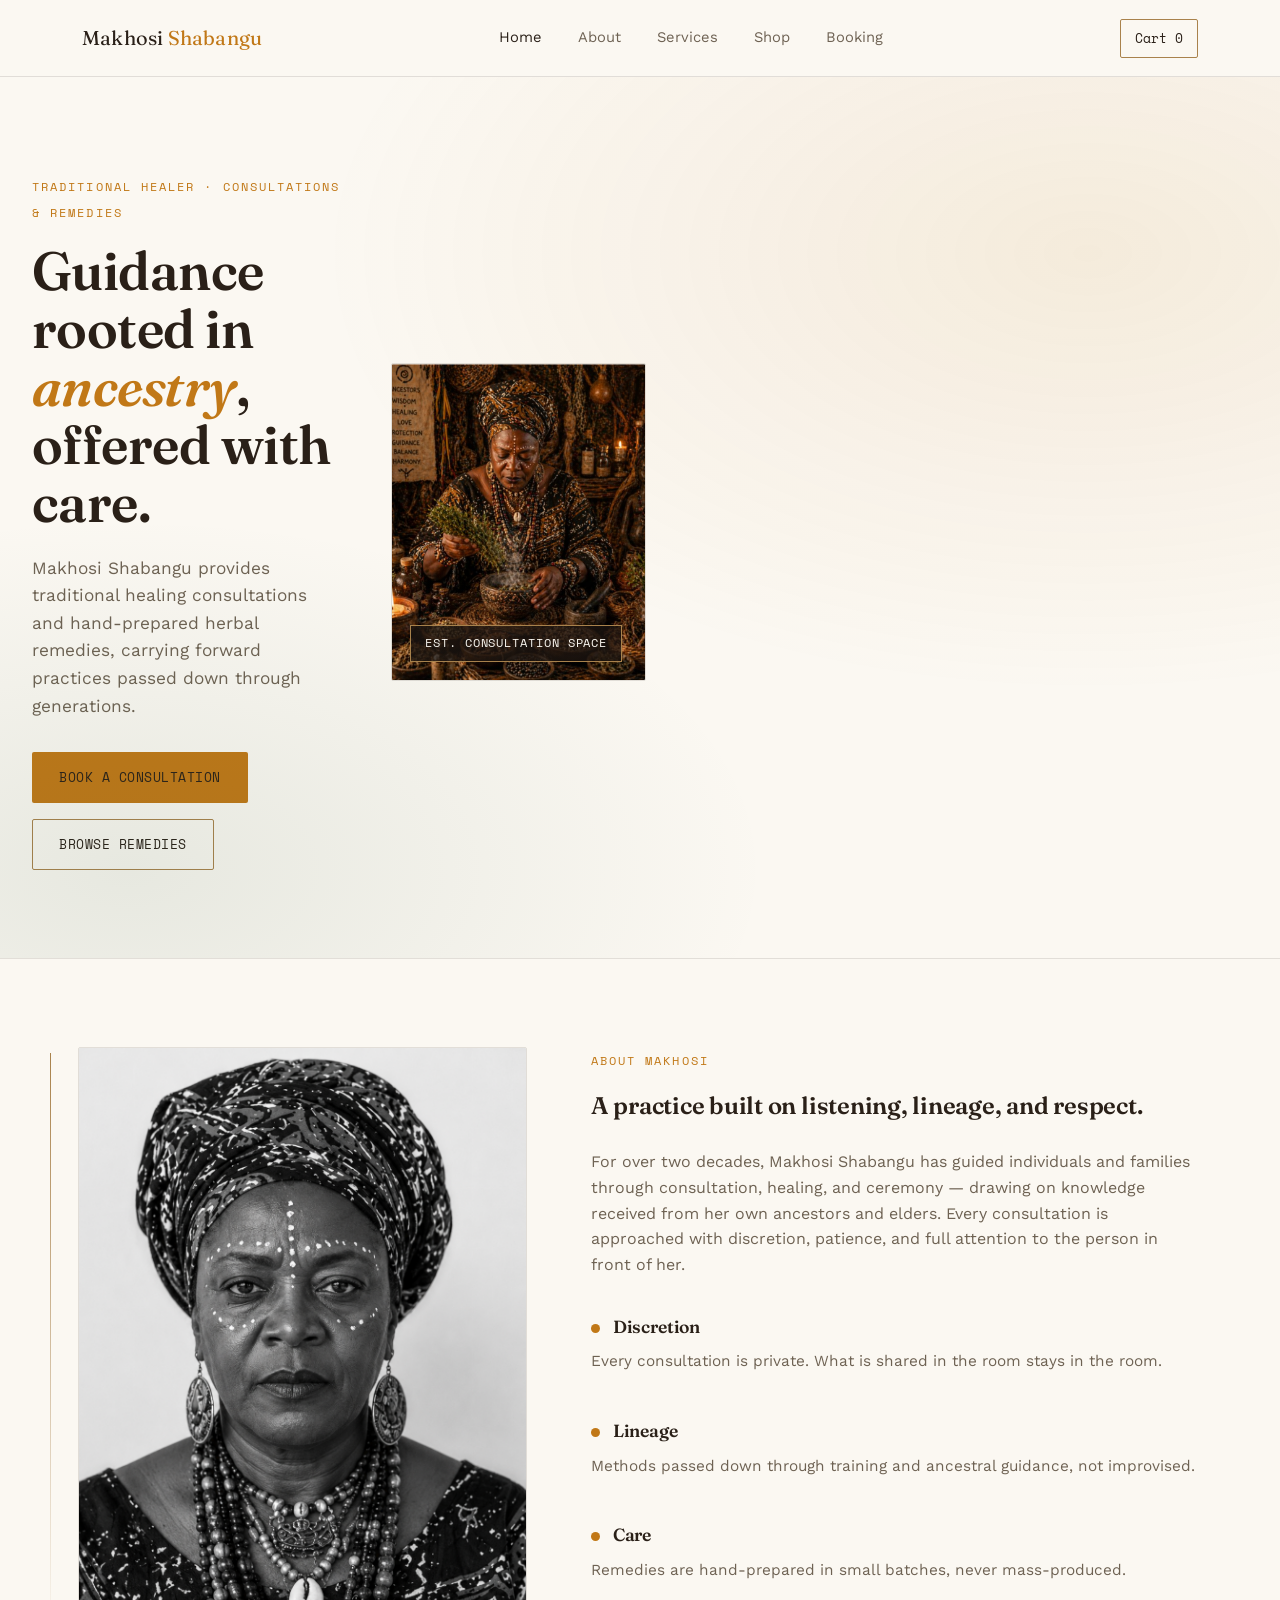
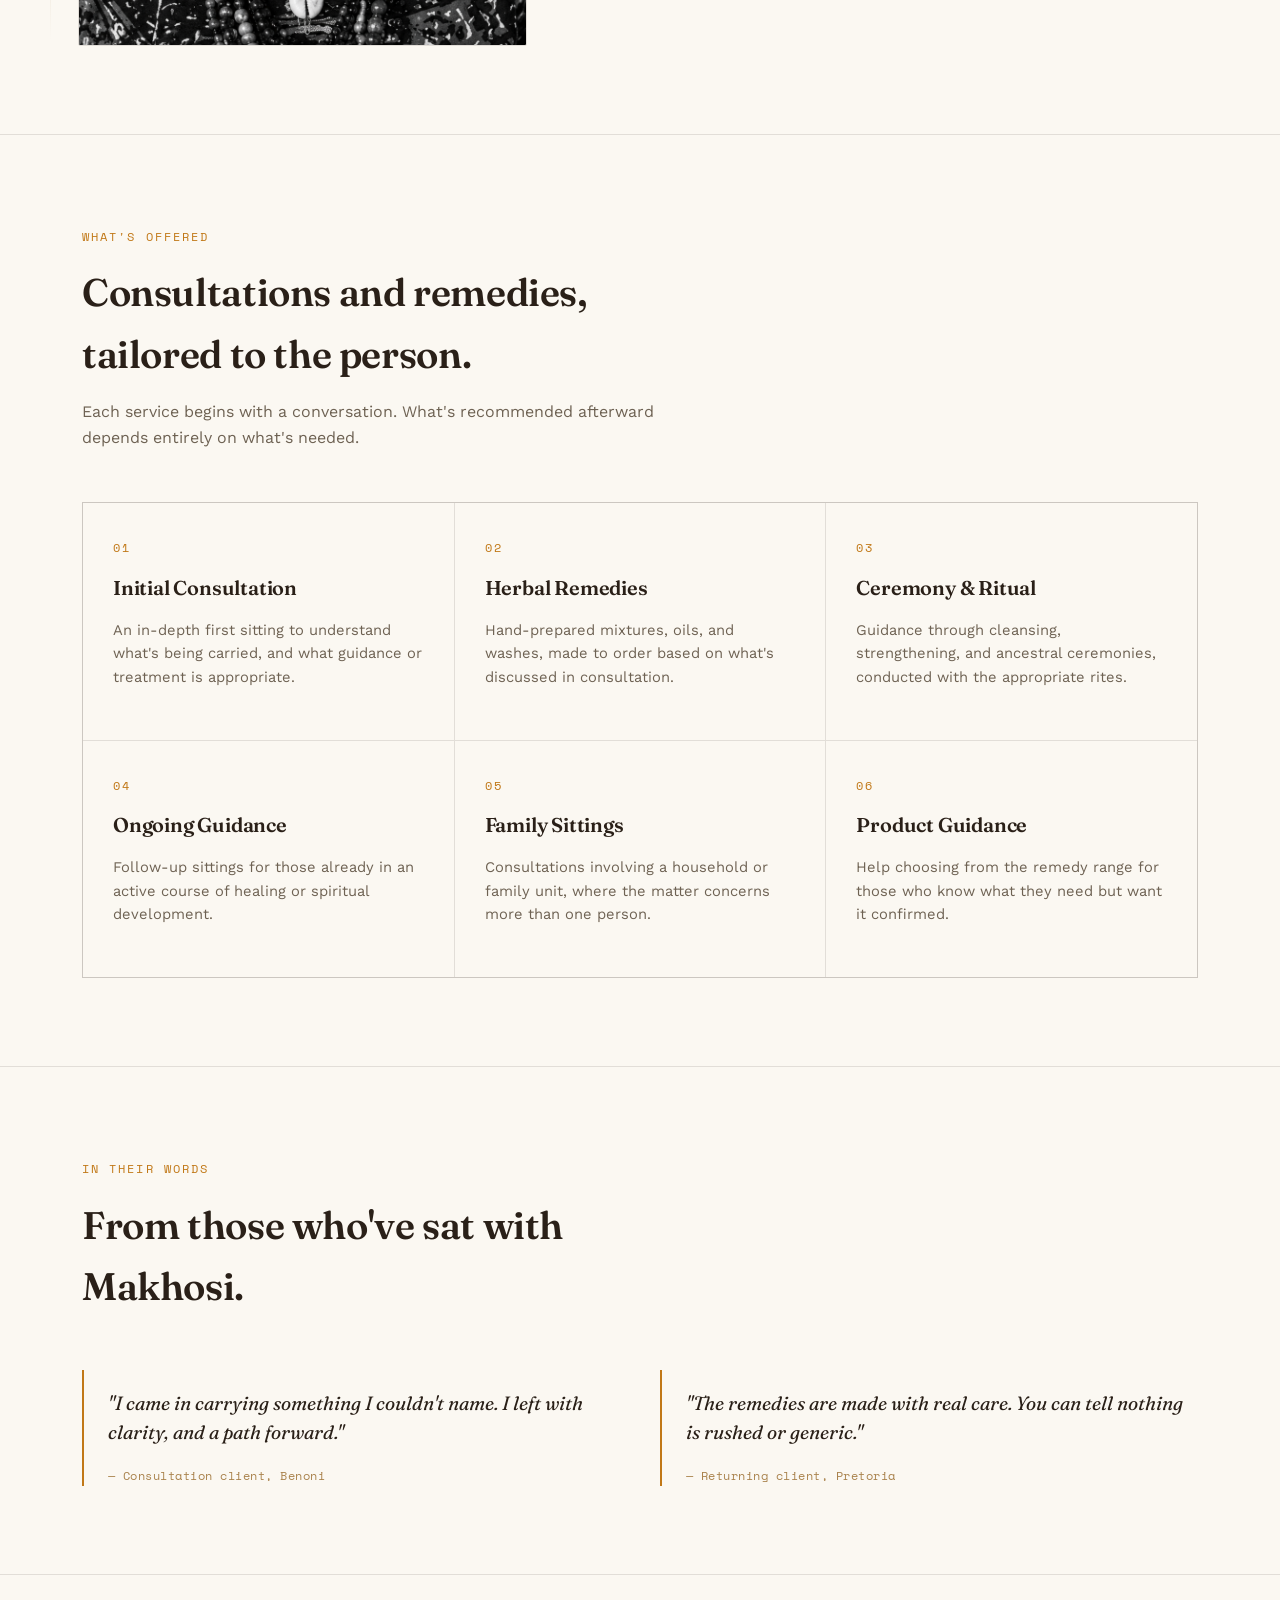
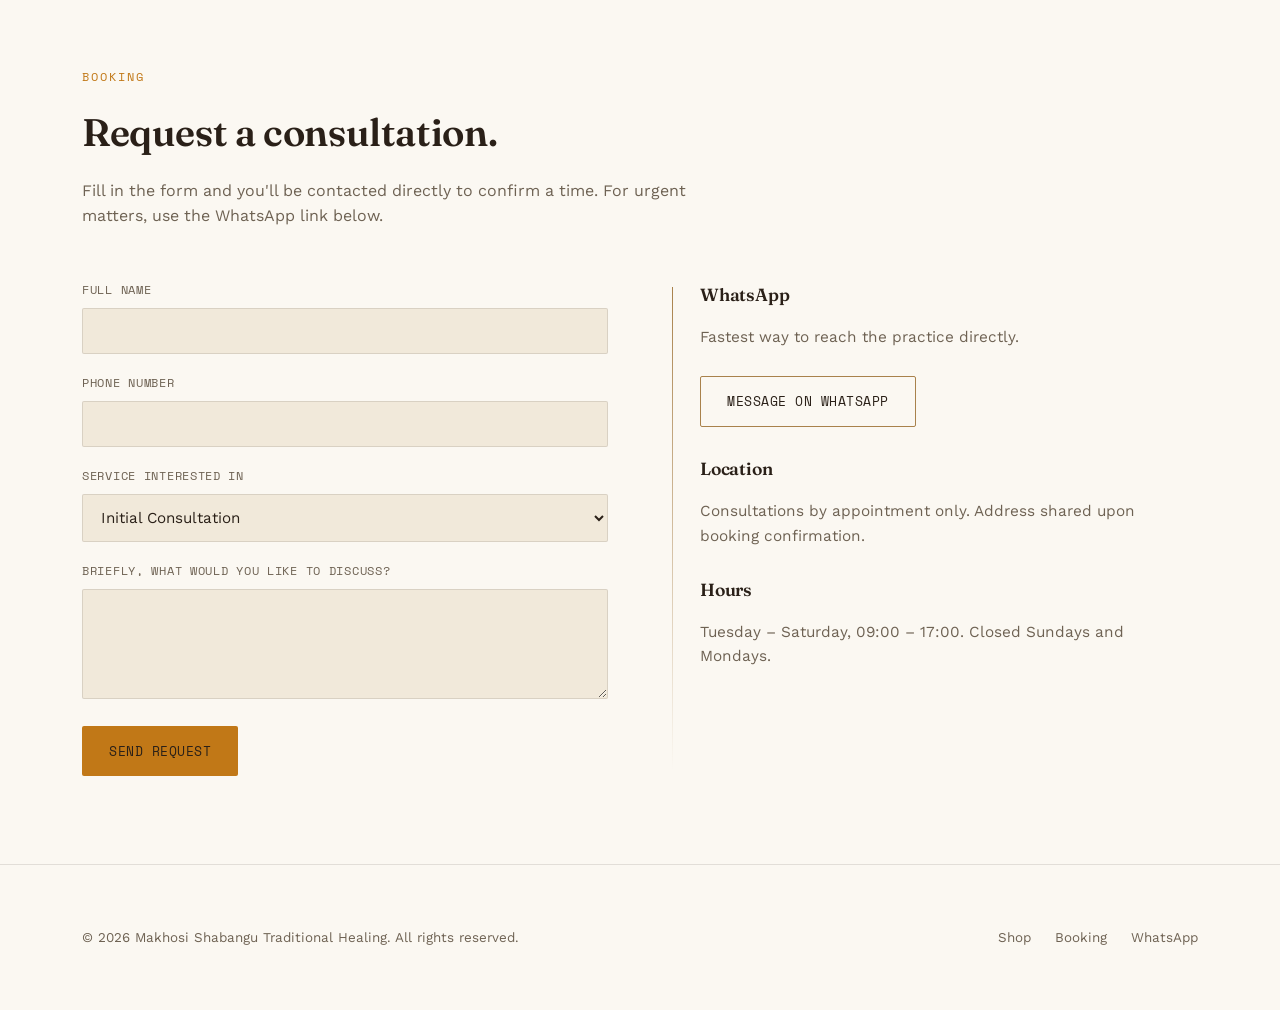
<file: index.html>
<!DOCTYPE html>
<html lang="en">

<head>
  <meta charset="UTF-8">
  <meta name="viewport" content="width=device-width, initial-scale=1.0">
  <title>Makhosi Shabangu — Traditional Healing &amp; Wellness</title>
  <meta name="description"
    content="Makhosi Shabangu offers traditional healing consultations and authentic herbal products, rooted in ancestral practice and offered with care.">
  <link rel="preconnect" href="https://fonts.googleapis.com">
  <link
    href="https://fonts.googleapis.com/css2?family=Fraunces:ital,wght@0,500;0,600;1,500&family=Work+Sans:wght@400;500;600&family=Space+Mono:wght@400;700&display=swap"
    rel="stylesheet">
  <link rel="stylesheet" href="css/style.css">
</head>

<body>

  <header class="site-header">
    <div class="wrap">
      <a href="index.html" class="brand">Makhosi <span>Shabangu</span></a>
      <nav class="nav-links">
        <a href="index.html" class="active">Home</a>
        <a href="index.html#about">About</a>
        <a href="index.html#services">Services</a>
        <a href="products.html">Shop</a>
        <a href="index.html#contact">Booking</a>
      </nav>
      <div style="display:flex; align-items:center; gap:16px;">
        <a href="products.html" class="nav-cart">
          <span>Cart</span>
          <span id="cart-count">0</span>
        </a>
        <button class="nav-toggle" id="navToggle" aria-label="Open menu">&#9776;</button>
      </div>
    </div>
  </header>

  <section class="hero">
    <div class="wrap" style="display:grid; grid-template-columns:1.1fr 0.9fr; gap:48px; align-items:center;">
      <div class="hero-copy">
        <span class="eyebrow">Traditional Healer · Consultations &amp; Remedies</span>
        <h1>Guidance rooted in <em>ancestry</em>, offered with care.</h1>
        <p>Makhosi Shabangu provides traditional healing consultations and hand-prepared herbal remedies, carrying
          forward practices passed down through generations.</p>
        <div class="hero-actions">
          <a href="index.html#contact" class="btn btn-primary">Book a Consultation</a>
          <a href="products.html" class="btn btn-outline">Browse Remedies</a>
        </div>
      </div>
      <div class="hero-media">
        <img src="images/hero3.png"
          alt="Portrait placeholder — replace with a respectful photo of Makhosi Shabangu in her consultation space">
        <div class="hero-media-tag">Est. consultation space</div>
      </div>
    </div>
  </section>

  <section id="about">
    <div class="wrap about-grid thread">
      <div class="about-portrait">
        <img src="images/about.png"
          alt="Portrait placeholder — replace with a formal photo of Makhosi Shabangu">
      </div>
      <div>
        <span class="eyebrow">About Makhosi</span>
        <h2 style="margin-top:14px; margin-bottom:24px;">A practice built on listening, lineage, and respect.</h2>
        <p style="color:var(--ivory-dim); margin-bottom:36px; max-width:60ch;">
          For over two decades, Makhosi Shabangu has guided individuals and families through consultation, healing, and
          ceremony — drawing on knowledge received from her own ancestors and elders. Every consultation is approached
          with discretion, patience, and full attention to the person in front of her.
        </p>
        <div class="values-list">
          <div class="value-item">
            <div class="thread-bead" style="position:static; display:inline-block; margin-right:8px;"></div>
            <h3 style="display:inline;">Discretion</h3>
            <p style="margin-top:8px;">Every consultation is private. What is shared in the room stays in the room.</p>
          </div>
          <div class="value-item">
            <div class="thread-bead" style="position:static; display:inline-block; margin-right:8px;"></div>
            <h3 style="display:inline;">Lineage</h3>
            <p style="margin-top:8px;">Methods passed down through training and ancestral guidance, not improvised.</p>
          </div>
          <div class="value-item">
            <div class="thread-bead" style="position:static; display:inline-block; margin-right:8px;"></div>
            <h3 style="display:inline;">Care</h3>
            <p style="margin-top:8px;">Remedies are hand-prepared in small batches, never mass-produced.</p>
          </div>
        </div>
      </div>
    </div>
  </section>

  <section id="services">
    <div class="wrap">
      <div class="section-head">
        <span class="eyebrow">What's Offered</span>
        <h2>Consultations and remedies, tailored to the person.</h2>
        <p>Each service begins with a conversation. What's recommended afterward depends entirely on what's needed.</p>
      </div>
    </div>
    <div class="wrap">
      <div class="services-grid">
        <div class="service-card">
          <span class="eyebrow">01</span>
          <h3>Initial Consultation</h3>
          <p>An in-depth first sitting to understand what's being carried, and what guidance or treatment is
            appropriate.</p>
        </div>
        <div class="service-card">
          <span class="eyebrow">02</span>
          <h3>Herbal Remedies</h3>
          <p>Hand-prepared mixtures, oils, and washes, made to order based on what's discussed in consultation.</p>
        </div>
        <div class="service-card">
          <span class="eyebrow">03</span>
          <h3>Ceremony &amp; Ritual</h3>
          <p>Guidance through cleansing, strengthening, and ancestral ceremonies, conducted with the appropriate rites.
          </p>
        </div>
        <div class="service-card">
          <span class="eyebrow">04</span>
          <h3>Ongoing Guidance</h3>
          <p>Follow-up sittings for those already in an active course of healing or spiritual development.</p>
        </div>
        <div class="service-card">
          <span class="eyebrow">05</span>
          <h3>Family Sittings</h3>
          <p>Consultations involving a household or family unit, where the matter concerns more than one person.</p>
        </div>
        <div class="service-card">
          <span class="eyebrow">06</span>
          <h3>Product Guidance</h3>
          <p>Help choosing from the remedy range for those who know what they need but want it confirmed.</p>
        </div>
      </div>
    </div>
  </section>

  <section>
    <div class="wrap">
      <div class="section-head">
        <span class="eyebrow">In Their Words</span>
        <h2>From those who've sat with Makhosi.</h2>
      </div>
      <div class="testimonial-row">
        <div class="testimonial">
          <p>"I came in carrying something I couldn't name. I left with clarity, and a path forward."</p>
          <cite>— Consultation client, Benoni</cite>
        </div>
        <div class="testimonial">
          <p>"The remedies are made with real care. You can tell nothing is rushed or generic."</p>
          <cite>— Returning client, Pretoria</cite>
        </div>
      </div>
    </div>
  </section>

  <section id="contact">
    <div class="wrap">
      <div class="section-head">
        <span class="eyebrow">Booking</span>
        <h2>Request a consultation.</h2>
        <p>Fill in the form and you'll be contacted directly to confirm a time. For urgent matters, use the WhatsApp
          link below.</p>
      </div>
      <div class="contact-grid">
        <form id="bookingForm">
          <div class="form-field">
            <label for="name">Full name</label>
            <input type="text" id="name" name="name" required>
          </div>
          <div class="form-field">
            <label for="phone">Phone number</label>
            <input type="tel" id="phone" name="phone" required>
          </div>
          <div class="form-field">
            <label for="service">Service interested in</label>
            <select id="service" name="service">
              <option>Initial Consultation</option>
              <option>Herbal Remedies</option>
              <option>Ceremony &amp; Ritual</option>
              <option>Ongoing Guidance</option>
              <option>Family Sitting</option>
              <option>Other</option>
            </select>
          </div>
          <div class="form-field">
            <label for="message">Briefly, what would you like to discuss?</label>
            <textarea id="message" name="message"></textarea>
          </div>
          <button type="submit" class="btn btn-primary">Send Request</button>
        </form>
        <div class="contact-info thread">
          <div class="value-item">
            <h3>WhatsApp</h3>
            <p>Fastest way to reach the practice directly.</p>
            <a href="https://wa.me/27000000000" class="btn btn-outline" style="margin-top:12px;">Message on WhatsApp</a>
          </div>
          <div class="value-item">
            <h3>Location</h3>
            <p>Consultations by appointment only. Address shared upon booking confirmation.</p>
          </div>
          <div class="value-item">
            <h3>Hours</h3>
            <p>Tuesday – Saturday, 09:00 – 17:00. Closed Sundays and Mondays.</p>
          </div>
        </div>
      </div>
    </div>
  </section>

  <footer>
    <div class="wrap footer-row">
      <p>&copy; <span id="year"></span> Makhosi Shabangu Traditional Healing. All rights reserved.</p>
      <div class="footer-links">
        <a href="products.html">Shop</a>
        <a href="index.html#contact">Booking</a>
        <a href="https://wa.me/27000000000">WhatsApp</a>
      </div>
    </div>
  </footer>

  <div class="cart-overlay" id="cartOverlay"></div>
  <aside class="cart-drawer" id="cartDrawer">
    <div class="cart-head">
      <h3 style="font-size:1.1rem;">Your Order</h3>
      <button class="cart-close" id="cartClose" aria-label="Close cart">&times;</button>
    </div>
    <div class="cart-items" id="cartItems"></div>
    <div class="cart-footer">
      <div class="cart-total">
        <span>Total</span>
        <span id="cartTotal">R0.00</span>
      </div>
      <p class="cart-note">Checkout uses a demo payment form — no real payment is processed. You'll confirm the order
        via WhatsApp afterward.</p>
      <button class="btn btn-primary" style="width:100%; justify-content:center;" id="checkoutBtn">Checkout via
        WhatsApp</button>
    </div>
  </aside>

  <script src="js/cart.js"></script>
  <script src="js/main.js"></script>
</body>

</html>
</file>
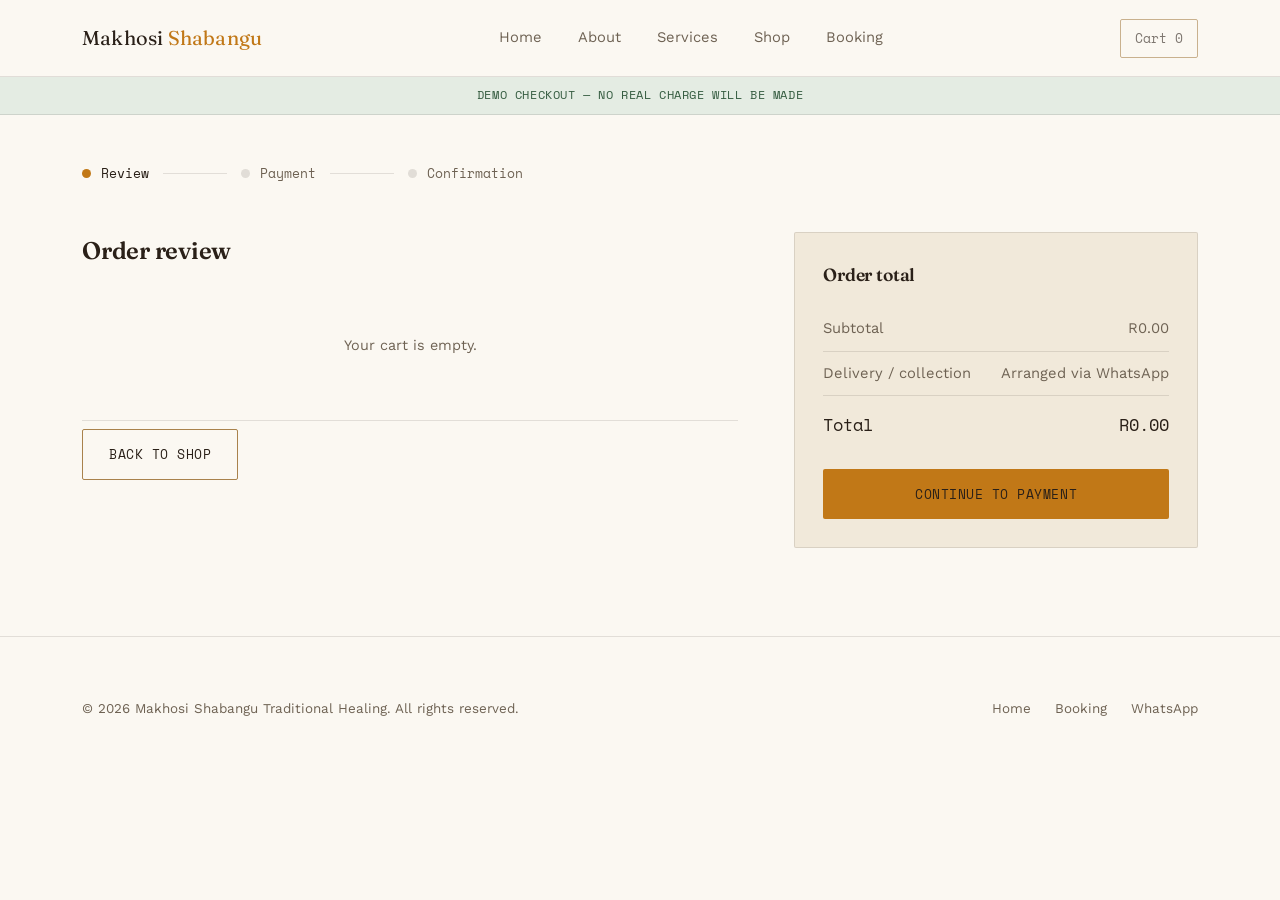
<file: checkout.html>
<!DOCTYPE html>
<html lang="en">
<head>
<meta charset="UTF-8">
<meta name="viewport" content="width=device-width, initial-scale=1.0">
<title>Checkout — Makhosi Shabangu</title>
<meta name="description" content="Review your order and complete checkout.">
<link rel="preconnect" href="https://fonts.googleapis.com">
<link href="https://fonts.googleapis.com/css2?family=Fraunces:ital,wght@0,500;0,600;1,500&family=Work+Sans:wght@400;500;600&family=Space+Mono:wght@400;700&display=swap" rel="stylesheet">
<link rel="stylesheet" href="css/style.css">
</head>
<body>

<header class="site-header">
  <div class="wrap">
    <a href="index.html" class="brand">Makhosi <span>Shabangu</span></a>
    <nav class="nav-links">
      <a href="index.html">Home</a>
      <a href="index.html#about">About</a>
      <a href="index.html#services">Services</a>
      <a href="products.html">Shop</a>
      <a href="index.html#contact">Booking</a>
    </nav>
    <div style="display:flex; align-items:center; gap:16px;">
      <span class="nav-cart" style="opacity:0.6; cursor:default;">
        <span>Cart</span>
        <span id="cart-count">0</span>
      </span>
    </div>
  </div>
</header>

<div class="demo-badge">Demo checkout — no real charge will be made</div>

<section style="padding-top:48px;">
  <div class="wrap">

    <div class="checkout-stepper" id="stepper">
      <div class="step-item active" data-step="1">
        <span class="step-bead"></span>
        <span>Review</span>
      </div>
      <div class="step-rule"></div>
      <div class="step-item" data-step="2">
        <span class="step-bead"></span>
        <span>Payment</span>
      </div>
      <div class="step-rule"></div>
      <div class="step-item" data-step="3">
        <span class="step-bead"></span>
        <span>Confirmation</span>
      </div>
    </div>

    <!-- STEP 1: REVIEW -->
    <div class="checkout-panel" id="panel-1">
      <div class="checkout-grid">
        <div>
          <h2 style="font-size:1.5rem; margin-bottom:24px;">Order review</h2>
          <div id="reviewItems" class="review-items"></div>
          <a href="products.html" id="emptyCartLink" class="btn btn-outline" style="display:none; margin-top:8px;">Back to shop</a>
        </div>
        <aside class="checkout-summary">
          <h3 style="font-size:1.1rem; margin-bottom:18px;">Order total</h3>
          <div class="summary-row"><span>Subtotal</span><span id="summarySubtotal">R0.00</span></div>
          <div class="summary-row"><span>Delivery / collection</span><span>Arranged via WhatsApp</span></div>
          <div class="summary-row summary-total"><span>Total</span><span id="summaryTotal">R0.00</span></div>
          <button class="btn btn-primary" style="width:100%; justify-content:center; margin-top:20px;" id="toPaymentBtn">Continue to Payment</button>
        </aside>
      </div>
    </div>

    <!-- STEP 2: PAYMENT -->
    <div class="checkout-panel" id="panel-2" style="display:none;">
      <div class="checkout-grid">
        <div>
          <h2 style="font-size:1.5rem; margin-bottom:8px;">Payment details</h2>
          <p style="color:var(--ivory-dim); font-size:0.88rem; margin-bottom:28px;">This is a demo payment form. No card network is contacted and nothing is charged — do not enter a real card number.</p>

          <form id="paymentForm">
            <div class="form-field">
              <label for="cardName">Name on card</label>
              <input type="text" id="cardName" required placeholder="As it appears on the card">
            </div>
            <div class="form-field">
              <label for="cardNumber">Card number</label>
              <div class="card-number-wrap">
                <input type="text" id="cardNumber" inputmode="numeric" required placeholder="0000 0000 0000 0000" maxlength="19">
                <svg class="card-icon" width="34" height="22" viewBox="0 0 34 22" fill="none" xmlns="http://www.w3.org/2000/svg">
                  <rect x="0.5" y="0.5" width="33" height="21" rx="3" stroke="var(--brass)"/>
                  <rect x="0.5" y="5" width="33" height="4" fill="var(--brass)" opacity="0.5"/>
                </svg>
              </div>
            </div>
            <div style="display:grid; grid-template-columns:1fr 1fr; gap:20px;">
              <div class="form-field">
                <label for="cardExpiry">Expiry</label>
                <input type="text" id="cardExpiry" inputmode="numeric" required placeholder="MM/YY" maxlength="5">
              </div>
              <div class="form-field">
                <label for="cardCvv">CVV</label>
                <input type="text" id="cardCvv" inputmode="numeric" required placeholder="123" maxlength="3">
              </div>
            </div>
            <div class="form-field">
              <label for="waNumber">WhatsApp number for your confirmation</label>
              <input type="tel" id="waNumber" required placeholder="e.g. 082 123 4567">
            </div>
            <p id="paymentError" class="payment-error" style="display:none;"></p>
            <div style="display:flex; gap:14px; margin-top:8px;">
              <button type="button" class="btn btn-outline" id="backToReview">Back</button>
              <button type="submit" class="btn btn-primary" id="payBtn" style="flex:1; justify-content:center;">
                <span id="payBtnLabel">Pay <span id="payAmount"></span></span>
              </button>
            </div>
          </form>
        </div>
        <aside class="checkout-summary">
          <h3 style="font-size:1.1rem; margin-bottom:18px;">Order total</h3>
          <div class="summary-row summary-total"><span>Total</span><span id="summaryTotal2">R0.00</span></div>
          <p class="cart-note" style="margin-top:16px;">Demo mode: any 16-digit number and a future expiry date will be accepted. No payment is actually processed.</p>
        </aside>
      </div>
    </div>

    <!-- STEP 3: CONFIRMATION -->
    <div class="checkout-panel" id="panel-3" style="display:none;">
      <div class="confirmation-box">
        <div class="confirmation-icon">&#10003;</div>
        <span class="eyebrow">Demo payment successful</span>
        <h2 style="margin-top:14px; font-size:1.9rem;">Thank you — order placed.</h2>
        <p style="color:var(--ivory-dim); margin-top:12px; max-width:48ch;">
          Order <strong id="orderId" style="color:var(--ivory);"></strong> has been recorded for this session.
          No real payment was taken. To confirm this order with Makhosi directly, send the
          summary below over WhatsApp.
        </p>
        <button class="btn btn-primary" id="sendWhatsAppBtn" style="margin-top:28px;">Send order confirmation via WhatsApp</button>
        <a href="products.html" class="btn btn-outline" style="margin-top:14px;">Continue shopping</a>
      </div>
    </div>

  </div>
</section>

<footer>
  <div class="wrap footer-row">
    <p>&copy; <span id="year"></span> Makhosi Shabangu Traditional Healing. All rights reserved.</p>
    <div class="footer-links">
      <a href="index.html">Home</a>
      <a href="index.html#contact">Booking</a>
      <a href="https://wa.me/27000000000">WhatsApp</a>
    </div>
  </div>
</footer>

<script src="js/cart.js"></script>
<script src="js/checkout.js"></script>
<script src="js/main.js"></script>
</body>
</html>
</file>
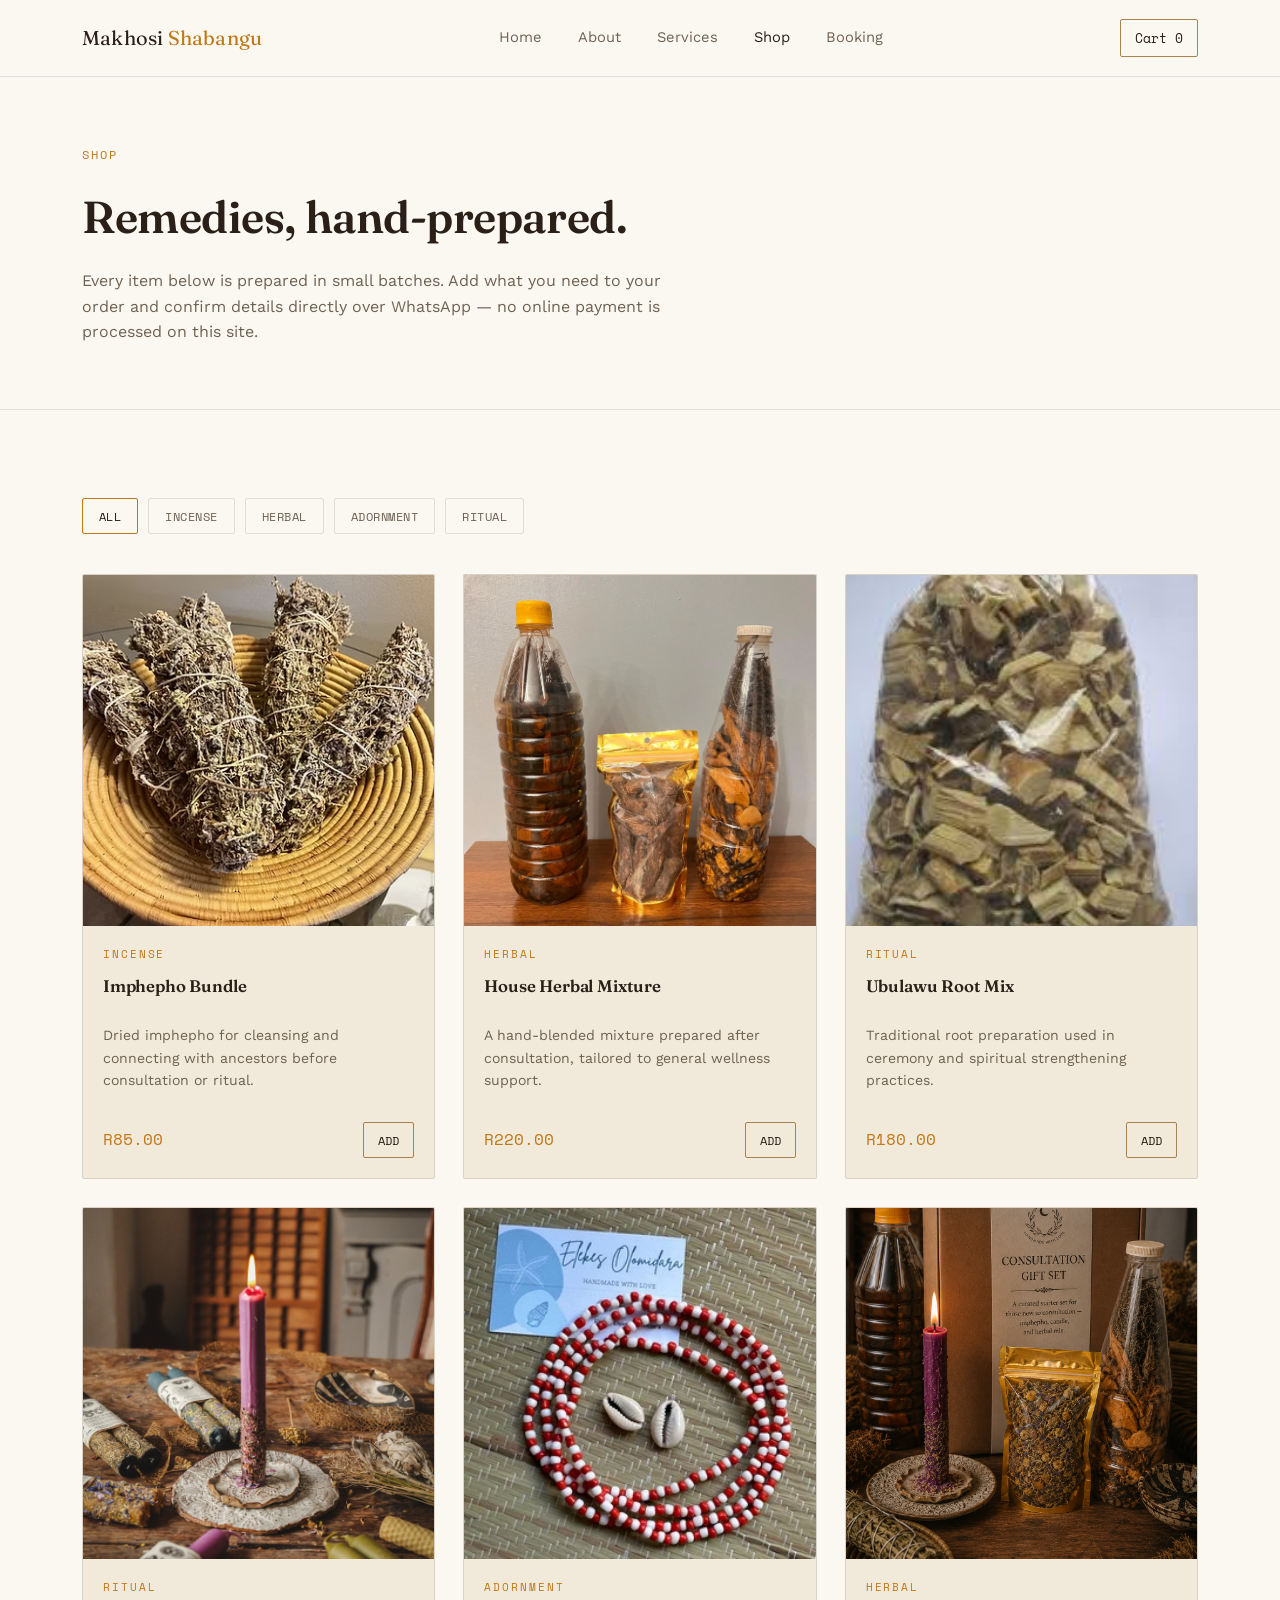
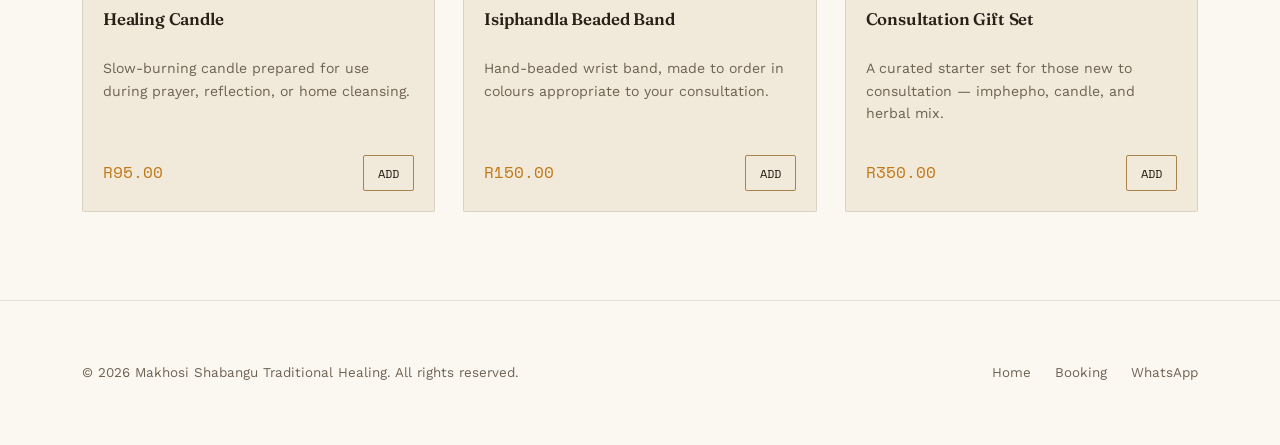
<file: products.html>
<!DOCTYPE html>
<html lang="en">
<head>
<meta charset="UTF-8">
<meta name="viewport" content="width=device-width, initial-scale=1.0">
<title>Shop Remedies — Makhosi Shabangu</title>
<meta name="description" content="Browse hand-prepared herbal remedies and traditional healing products from Makhosi Shabangu.">
<link rel="preconnect" href="https://fonts.googleapis.com">
<link href="https://fonts.googleapis.com/css2?family=Fraunces:ital,wght@0,500;0,600;1,500&family=Work+Sans:wght@400;500;600&family=Space+Mono:wght@400;700&display=swap" rel="stylesheet">
<link rel="stylesheet" href="css/style.css">
</head>
<body>

<header class="site-header">
  <div class="wrap">
    <a href="index.html" class="brand">Makhosi <span>Shabangu</span></a>
    <nav class="nav-links">
      <a href="index.html">Home</a>
      <a href="index.html#about">About</a>
      <a href="index.html#services">Services</a>
      <a href="products.html" class="active">Shop</a>
      <a href="index.html#contact">Booking</a>
    </nav>
    <div style="display:flex; align-items:center; gap:16px;">
      <button class="nav-cart" id="openCart" type="button">
        <span>Cart</span>
        <span id="cart-count">0</span>
      </button>
      <button class="nav-toggle" id="navToggle" aria-label="Open menu">&#9776;</button>
    </div>
  </div>
</header>

<section style="padding-top:64px; padding-bottom:48px; border-bottom:1px solid var(--line);">
  <div class="wrap">
    <span class="eyebrow">Shop</span>
    <h1 style="margin-top:14px; font-size:clamp(2rem,3.6vw,2.8rem);">Remedies, hand-prepared.</h1>
    <p style="color:var(--ivory-dim); max-width:60ch; margin-top:16px;">Every item below is prepared in small batches. Add what you need to your order and confirm details directly over WhatsApp — no online payment is processed on this site.</p>
  </div>
</section>

<section>
  <div class="wrap">
    <div class="products-toolbar">
      <div class="filter-row" id="filterRow">
        <button class="filter-chip active" data-filter="all">All</button>
        <button class="filter-chip" data-filter="incense">Incense</button>
        <button class="filter-chip" data-filter="herbal">Herbal</button>
        <button class="filter-chip" data-filter="adornment">Adornment</button>
        <button class="filter-chip" data-filter="ritual">Ritual</button>
      </div>
    </div>

    <div class="products-grid" id="productsGrid">
      <!-- Product cards are rendered by js/cart.js from the PRODUCTS list -->
    </div>
  </div>
</section>

<footer>
  <div class="wrap footer-row">
    <p>&copy; <span id="year"></span> Makhosi Shabangu Traditional Healing. All rights reserved.</p>
    <div class="footer-links">
      <a href="index.html">Home</a>
      <a href="index.html#contact">Booking</a>
      <a href="https://wa.me/27000000000">WhatsApp</a>
    </div>
  </div>
</footer>

<div class="cart-overlay" id="cartOverlay"></div>
<aside class="cart-drawer" id="cartDrawer">
  <div class="cart-head">
    <h3 style="font-size:1.1rem;">Your Order</h3>
    <button class="cart-close" id="cartClose" aria-label="Close cart">&times;</button>
  </div>
  <div class="cart-items" id="cartItems"></div>
  <div class="cart-footer">
    <div class="cart-total">
      <span>Total</span>
      <span id="cartTotal">R0.00</span>
    </div>
    <p class="cart-note">Checkout uses a demo payment form — no real payment is processed. You'll confirm the order via WhatsApp afterward.</p>
    <button class="btn btn-primary" style="width:100%; justify-content:center;" id="checkoutBtn">Checkout via WhatsApp</button>
  </div>
</aside>

<script src="js/cart.js"></script>
<script src="js/main.js"></script>
</body>
</html>
</file>
<file: css/style.css>
/* ==========================================================================
   Makhosi Shabangu — Traditional Healing
   Design tokens
   ========================================================================== */

:root {
  --soil: #FBF8F2;
  --soil-soft: #F1E9DA;
  --ivory: #2A2018;
  --ivory-dim: #6E6253;
  --ochre: #C17817;
  --ochre-soft: #8C5611;
  --forest: #355C40;
  --forest-light: #4C7458;
  --brass: #A9824C;
  --line: rgba(42, 32, 24, 0.12);

  --display: 'Fraunces', Georgia, serif;
  --body: 'Work Sans', -apple-system, BlinkMacSystemFont, sans-serif;
  --mono: 'Space Mono', 'Courier New', monospace;

  --max-width: 1180px;
  --radius: 2px;
}

* { box-sizing: border-box; }

html { scroll-behavior: smooth; }

@media (prefers-reduced-motion: reduce) {
  html { scroll-behavior: auto; }
  * { animation-duration: 0.01ms !important; animation-iteration-count: 1 !important; transition-duration: 0.01ms !important; }
}

body {
  margin: 0;
  background: var(--soil);
  color: var(--ivory);
  font-family: var(--body);
  font-size: 16px;
  line-height: 1.6;
  -webkit-font-smoothing: antialiased;
}

img { max-width: 100%; display: block; }

a { color: inherit; text-decoration: none; }

h1, h2, h3 {
  font-family: var(--display);
  font-weight: 600;
  margin: 0;
  letter-spacing: -0.01em;
}

.eyebrow {
  font-family: var(--mono);
  font-size: 0.72rem;
  letter-spacing: 0.18em;
  text-transform: uppercase;
  color: var(--ochre);
}

.wrap {
  max-width: var(--max-width);
  margin: 0 auto;
  padding: 0 32px;
}

button, input, textarea, select {
  font-family: inherit;
}

:focus-visible {
  outline: 2px solid var(--ochre);
  outline-offset: 3px;
}

/* ---------- Header ---------- */

.site-header {
  position: sticky;
  top: 0;
  z-index: 50;
  background: rgba(251, 248, 242, 0.92);
  backdrop-filter: blur(8px);
  border-bottom: 1px solid var(--line);
}

.site-header .wrap {
  display: flex;
  align-items: center;
  justify-content: space-between;
  height: 76px;
}

.brand {
  font-family: var(--display);
  font-size: 1.25rem;
  letter-spacing: 0.01em;
}

.brand span {
  color: var(--ochre);
}

.nav-links {
  display: flex;
  gap: 36px;
  align-items: center;
}

.nav-links a {
  font-size: 0.92rem;
  color: var(--ivory-dim);
  transition: color 0.2s ease;
  position: relative;
}

.nav-links a:hover,
.nav-links a.active {
  color: var(--ivory);
}

.nav-cart {
  display: flex;
  align-items: center;
  gap: 8px;
  font-family: var(--mono);
  font-size: 0.82rem;
  border: 1px solid var(--brass);
  background: transparent;
  padding: 8px 14px;
  border-radius: var(--radius);
  color: var(--ivory);
}

.nav-cart:hover { background: rgba(169, 130, 76, 0.12); }

.nav-toggle {
  display: none;
  background: none;
  border: none;
  color: var(--ivory);
  font-size: 1.5rem;
  cursor: pointer;
}

/* ---------- Lineage thread (signature element) ---------- */

.thread {
  position: relative;
  padding-left: 28px;
}

.thread::before {
  content: '';
  position: absolute;
  left: 0;
  top: 6px;
  bottom: 6px;
  width: 1px;
  background: linear-gradient(to bottom, var(--brass), transparent);
}

.thread-bead {
  position: absolute;
  left: -4px;
  width: 9px;
  height: 9px;
  border-radius: 50%;
  background: var(--ochre);
  top: 0;
}

/* ---------- Hero ---------- */

.hero {
  position: relative;
  display: grid;
  grid-template-columns: 1.1fr 0.9fr;
  align-items: center;
  gap: 48px;
  padding: 96px 0 88px;
  border-bottom: 1px solid var(--line);
  overflow: hidden;
}

.hero::after {
  content: '';
  position: absolute;
  inset: 0;
  background:
    radial-gradient(ellipse 60% 50% at 85% 20%, rgba(193, 120, 23, 0.10), transparent),
    radial-gradient(ellipse 50% 40% at 10% 90%, rgba(53, 92, 64, 0.10), transparent);
  pointer-events: none;
}

.hero-copy h1 {
  font-size: clamp(2.4rem, 4.2vw, 3.6rem);
  line-height: 1.08;
  margin: 18px 0 22px;
}

.hero-copy h1 em {
  font-style: italic;
  color: var(--ochre);
}

.hero-copy p {
  color: var(--ivory-dim);
  font-size: 1.08rem;
  max-width: 46ch;
  margin-bottom: 32px;
}

.hero-actions {
  display: flex;
  gap: 16px;
  flex-wrap: wrap;
}

.hero-media {
  position: relative;
  aspect-ratio: 4 / 5;
  border-radius: var(--radius);
  overflow: hidden;
  border: 1px solid var(--line);
}

.hero-media img {
  width: 100%;
  height: 100%;
  object-fit: cover;
}

.hero-media-tag {
  position: absolute;
  bottom: 18px;
  left: 18px;
  background: rgba(28, 20, 16, 0.78);
  color: var(--soil);
  border: 1px solid var(--brass);
  padding: 8px 14px;
  font-family: var(--mono);
  font-size: 0.72rem;
  letter-spacing: 0.08em;
  text-transform: uppercase;
}

/* ---------- Buttons ---------- */

.btn {
  display: inline-flex;
  align-items: center;
  gap: 8px;
  padding: 14px 26px;
  font-family: var(--mono);
  font-size: 0.82rem;
  letter-spacing: 0.04em;
  text-transform: uppercase;
  border-radius: var(--radius);
  cursor: pointer;
  background: transparent;
  border: 1px solid transparent;
  transition: transform 0.15s ease, background 0.2s ease, border-color 0.2s ease;
}

.btn:hover { transform: translateY(-1px); }

.btn-primary {
  background: var(--ochre);
  color: var(--ivory);
}
.btn-primary:hover { background: #d4860f; }

.btn-outline {
  border-color: var(--brass);
  color: var(--ivory);
}
.btn-outline:hover { background: rgba(169, 130, 76, 0.12); }

/* ---------- Section scaffolding ---------- */

section {
  padding: 88px 0;
  border-bottom: 1px solid var(--line);
}

.section-head {
  max-width: 640px;
  margin-bottom: 52px;
}

.section-head h2 {
  font-size: clamp(1.8rem, 3vw, 2.4rem);
  margin-top: 14px;
}

.section-head p {
  color: var(--ivory-dim);
  margin-top: 14px;
}

/* ---------- About / values ---------- */

.about-grid {
  display: grid;
  grid-template-columns: 0.85fr 1.15fr;
  gap: 64px;
  align-items: start;
}

.about-portrait {
  border-radius: var(--radius);
  overflow: hidden;
  border: 1px solid var(--line);
  aspect-ratio: 3 / 4;
}

.about-portrait img { width: 100%; height: 100%; object-fit: cover; }

.values-list {
  display: flex;
  flex-direction: column;
  gap: 28px;
}

.value-item h3 {
  font-size: 1.1rem;
  margin-bottom: 6px;
  color: var(--ivory);
}

.value-item p {
  color: var(--ivory-dim);
  font-size: 0.96rem;
}

/* ---------- Services ---------- */

.services-grid {
  display: grid;
  grid-template-columns: repeat(3, 1fr);
  gap: 1px;
  background: var(--line);
  border: 1px solid var(--line);
}

.service-card {
  background: var(--soil);
  padding: 36px 30px;
  transition: background 0.2s ease;
}

.service-card:hover { background: var(--soil-soft); }

.service-card .eyebrow { display: block; margin-bottom: 14px; }

.service-card h3 {
  font-size: 1.25rem;
  margin-bottom: 10px;
}

.service-card p {
  color: var(--ivory-dim);
  font-size: 0.92rem;
}

/* ---------- Testimonials ---------- */

.testimonial-row {
  display: grid;
  grid-template-columns: repeat(2, 1fr);
  gap: 40px;
}

.testimonial {
  border-left: 2px solid var(--ochre);
  padding-left: 24px;
}

.testimonial p {
  font-family: var(--display);
  font-style: italic;
  font-size: 1.2rem;
  line-height: 1.5;
  color: var(--ivory);
}

.testimonial cite {
  display: block;
  margin-top: 14px;
  font-family: var(--mono);
  font-style: normal;
  font-size: 0.78rem;
  color: var(--brass);
  letter-spacing: 0.04em;
}

/* ---------- Products grid ---------- */

.products-toolbar {
  display: flex;
  justify-content: space-between;
  align-items: center;
  margin-bottom: 40px;
  flex-wrap: wrap;
  gap: 16px;
}

.filter-row {
  display: flex;
  gap: 10px;
  flex-wrap: wrap;
}

.filter-chip {
  font-family: var(--mono);
  font-size: 0.76rem;
  text-transform: uppercase;
  letter-spacing: 0.04em;
  padding: 8px 16px;
  border: 1px solid var(--line);
  border-radius: var(--radius);
  cursor: pointer;
  color: var(--ivory-dim);
  background: transparent;
}

.filter-chip.active,
.filter-chip:hover {
  border-color: var(--ochre);
  color: var(--ivory);
}

.products-grid {
  display: grid;
  grid-template-columns: repeat(3, 1fr);
  gap: 28px;
}

.product-card {
  border: 1px solid var(--line);
  border-radius: var(--radius);
  overflow: hidden;
  display: flex;
  flex-direction: column;
  background: var(--soil-soft);
}

.product-media {
  aspect-ratio: 1 / 1;
  overflow: hidden;
  position: relative;
}

.product-media img {
  width: 100%;
  height: 100%;
  object-fit: cover;
  transition: transform 0.4s ease;
}

.product-card:hover .product-media img { transform: scale(1.05); }

.product-body {
  padding: 20px;
  display: flex;
  flex-direction: column;
  gap: 10px;
  flex: 1;
}

.product-body .eyebrow { font-size: 0.66rem; }

.product-body h3 {
  font-size: 1.05rem;
}

.product-body p {
  color: var(--ivory-dim);
  font-size: 0.88rem;
  flex: 1;
}

.product-footer {
  display: flex;
  align-items: center;
  justify-content: space-between;
  margin-top: 6px;
}

.price {
  font-family: var(--mono);
  color: var(--ochre);
  font-size: 1rem;
}

.add-btn {
  font-family: var(--mono);
  font-size: 0.76rem;
  text-transform: uppercase;
  background: transparent;
  border: 1px solid var(--brass);
  color: var(--ivory);
  padding: 8px 14px;
  border-radius: var(--radius);
  cursor: pointer;
  transition: background 0.2s ease;
}

.add-btn:hover { background: var(--ochre); border-color: var(--ochre); color: var(--ivory); }

/* ---------- Cart drawer ---------- */

.cart-overlay {
  position: fixed;
  inset: 0;
  background: rgba(0,0,0,0.5);
  opacity: 0;
  pointer-events: none;
  transition: opacity 0.25s ease;
  z-index: 90;
}

.cart-overlay.open { opacity: 1; pointer-events: auto; }

.cart-drawer {
  position: fixed;
  top: 0;
  right: 0;
  bottom: 0;
  width: min(420px, 92vw);
  background: var(--soil-soft);
  border-left: 1px solid var(--line);
  z-index: 91;
  transform: translateX(100%);
  transition: transform 0.3s ease;
  display: flex;
  flex-direction: column;
}

.cart-drawer.open { transform: translateX(0); }

.cart-head {
  display: flex;
  justify-content: space-between;
  align-items: center;
  padding: 24px;
  border-bottom: 1px solid var(--line);
}

.cart-close {
  background: none;
  border: none;
  color: var(--ivory);
  font-size: 1.4rem;
  cursor: pointer;
}

.cart-items {
  flex: 1;
  overflow-y: auto;
  padding: 16px 24px;
  display: flex;
  flex-direction: column;
  gap: 18px;
}

.cart-item {
  display: grid;
  grid-template-columns: 56px 1fr auto;
  gap: 14px;
  align-items: center;
}

.cart-item img {
  width: 56px;
  height: 56px;
  object-fit: cover;
  border-radius: var(--radius);
}

.cart-item-name {
  font-size: 0.92rem;
}

.cart-item-meta {
  font-family: var(--mono);
  font-size: 0.78rem;
  color: var(--ivory-dim);
  display: flex;
  align-items: center;
  gap: 10px;
  margin-top: 6px;
}

.qty-btn {
  background: transparent;
  border: 1px solid var(--line);
  color: var(--ivory);
  width: 22px;
  height: 22px;
  cursor: pointer;
  line-height: 1;
}

.remove-btn {
  background: none;
  border: none;
  color: var(--brass);
  font-family: var(--mono);
  font-size: 0.7rem;
  cursor: pointer;
  text-decoration: underline;
}

.cart-empty {
  color: var(--ivory-dim);
  font-size: 0.9rem;
  padding: 40px 0;
  text-align: center;
}

.cart-footer {
  padding: 24px;
  border-top: 1px solid var(--line);
}

.cart-total {
  display: flex;
  justify-content: space-between;
  font-family: var(--mono);
  margin-bottom: 16px;
  font-size: 0.95rem;
}

.cart-note {
  font-size: 0.78rem;
  color: var(--ivory-dim);
  margin-bottom: 16px;
}

/* ---------- Checkout ---------- */

.demo-badge {
  position: sticky;
  top: 76px;
  z-index: 40;
  background: #E4ECE3;
  color: var(--forest);
  text-align: center;
  font-family: var(--mono);
  font-size: 0.74rem;
  letter-spacing: 0.05em;
  text-transform: uppercase;
  padding: 9px 16px;
  border-bottom: 1px solid var(--line);
}

.checkout-stepper {
  display: flex;
  align-items: center;
  gap: 14px;
  margin-bottom: 48px;
}

.step-item {
  display: flex;
  align-items: center;
  gap: 10px;
  font-family: var(--mono);
  font-size: 0.82rem;
  color: var(--ivory-dim);
}

.step-bead {
  width: 9px;
  height: 9px;
  border-radius: 50%;
  background: var(--line);
  display: inline-block;
}

.step-item.active {
  color: var(--ivory);
}

.step-item.active .step-bead {
  background: var(--ochre);
}

.step-rule {
  flex: 1;
  height: 1px;
  background: var(--line);
  max-width: 64px;
}

.checkout-grid {
  display: grid;
  grid-template-columns: 1.3fr 0.8fr;
  gap: 56px;
  align-items: start;
}

.checkout-summary {
  background: var(--soil-soft);
  border: 1px solid var(--line);
  border-radius: var(--radius);
  padding: 28px;
  position: sticky;
  top: 140px;
}

.summary-row {
  display: flex;
  justify-content: space-between;
  font-size: 0.92rem;
  color: var(--ivory-dim);
  padding: 10px 0;
  border-bottom: 1px solid var(--line);
}

.summary-total {
  border-bottom: none;
  color: var(--ivory);
  font-family: var(--mono);
  font-size: 1.05rem;
  padding-top: 16px;
}

.review-items {
  border-bottom: 1px solid var(--line);
  padding-bottom: 8px;
}

.card-number-wrap {
  position: relative;
}

.card-number-wrap input {
  padding-right: 50px;
}

.card-icon {
  position: absolute;
  right: 14px;
  top: 50%;
  transform: translateY(-50%);
}

.payment-error {
  color: #B23B3B;
  font-family: var(--mono);
  font-size: 0.8rem;
  margin: 4px 0 16px;
}

.confirmation-box {
  max-width: 560px;
  margin: 40px auto 80px;
  text-align: center;
  display: flex;
  flex-direction: column;
  align-items: center;
}

.confirmation-icon {
  width: 64px;
  height: 64px;
  border-radius: 50%;
  border: 1px solid var(--ochre);
  color: var(--ochre);
  font-size: 1.6rem;
  display: flex;
  align-items: center;
  justify-content: center;
  margin-bottom: 20px;
}

@media (max-width: 880px) {
  .checkout-grid { grid-template-columns: 1fr; }
  .checkout-summary { position: static; }
}

/* ---------- Contact / booking ---------- */

.contact-grid {
  display: grid;
  grid-template-columns: 1fr 1fr;
  gap: 64px;
}

.form-field {
  margin-bottom: 20px;
}

.form-field label {
  display: block;
  font-family: var(--mono);
  font-size: 0.74rem;
  letter-spacing: 0.06em;
  text-transform: uppercase;
  color: var(--ivory-dim);
  margin-bottom: 8px;
}

.form-field input,
.form-field select,
.form-field textarea {
  width: 100%;
  background: var(--soil-soft);
  border: 1px solid var(--line);
  color: var(--ivory);
  padding: 13px 14px;
  border-radius: var(--radius);
  font-size: 0.95rem;
}

.form-field textarea { resize: vertical; min-height: 110px; }

.form-field input:focus,
.form-field textarea:focus,
.form-field select:focus {
  border-color: var(--ochre);
}

.contact-info .value-item { margin-bottom: 28px; }

/* ---------- Footer ---------- */

footer {
  padding: 48px 0;
}

.footer-row {
  display: flex;
  justify-content: space-between;
  align-items: center;
  flex-wrap: wrap;
  gap: 16px;
}

.footer-row p {
  color: var(--ivory-dim);
  font-size: 0.84rem;
}

.footer-links {
  display: flex;
  gap: 24px;
  font-size: 0.84rem;
  color: var(--ivory-dim);
}

/* ---------- Responsive ---------- */

@media (max-width: 880px) {
  .hero { grid-template-columns: 1fr; padding-top: 56px; }
  .hero-media { order: -1; }
  .about-grid { grid-template-columns: 1fr; }
  .services-grid { grid-template-columns: 1fr; }
  .testimonial-row { grid-template-columns: 1fr; }
  .products-grid { grid-template-columns: repeat(2, 1fr); }
  .contact-grid { grid-template-columns: 1fr; }
  .nav-links { display: none; }
  .nav-toggle { display: block; }
}

@media (max-width: 560px) {
  .products-grid { grid-template-columns: 1fr; }
  .wrap { padding: 0 20px; }
}
</file>
